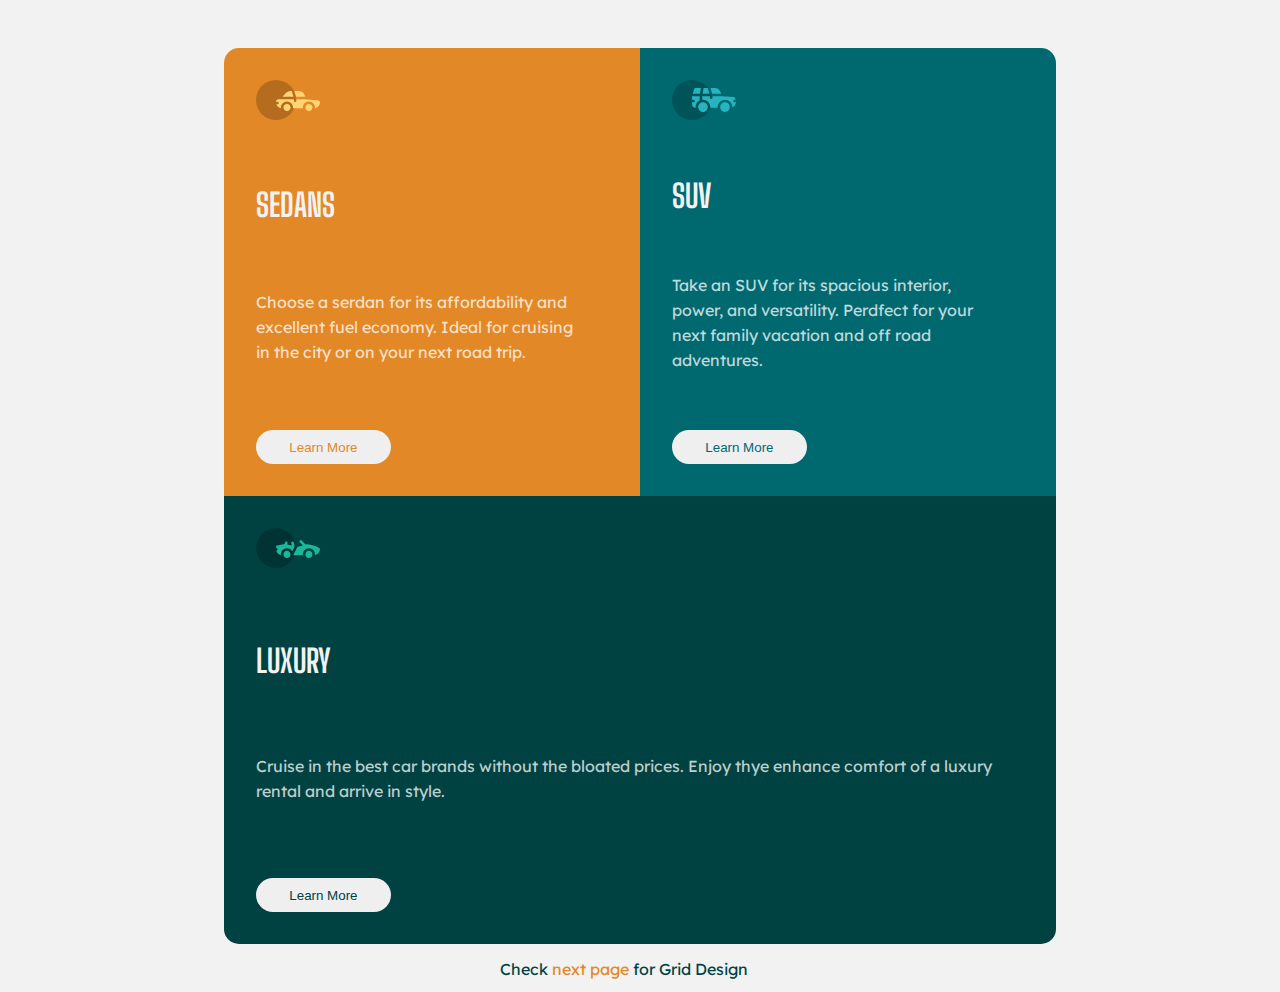
<file: index.html>
<!DOCTYPE html>
<html lang="en">

<head>
  <meta charset="UTF-8">
  <meta http-equiv="X-UA-Compatible" content="IE=edge">
  <meta name="viewport" content="width=device-width, initial-scale=1.0">
  <title>Flex Box Card</title>
  <link rel="stylesheet" href="style.css">
  <link rel="preconnect" href="https://fonts.googleapis.com">

  <link rel="preconnect" href="https://fonts.googleapis.com">
  <link rel="preconnect" href="https://fonts.gstatic.com" crossorigin>
  <link href="https://fonts.googleapis.com/css2?family=Big+Shoulders+Display:wght@400;700&display=swap" rel="stylesheet">
  <link rel="preconnect" href="https://fonts.googleapis.com">
  <link rel="preconnect" href="https://fonts.gstatic.com" crossorigin>
  <link href="https://fonts.googleapis.com/css2?family=Lexend+Deca:wght@300;400&display=swap" rel="stylesheet">

</head>

<body>
  <main>
    <div class="first-card">
      <img src="Copy of icon-sedans.svg" alt="serdan icon">
      <h1>SEDANS</h1>
      <p>
        Choose a serdan for its affordability and excellent fuel economy. Ideal for cruising in the city or on your next
        road trip.
      </p>
      <button>
        Learn More
      </button>

    </div>
    <div class="second-card">
      <img src="Copy of icon-suvs.svg" alt="suv icon">
      <h1>SUV</h1>
      <p>
        Take an SUV for its spacious interior, power, and versatility. Perdfect for your next family vacation and off
        road adventures.
      </p>
      <button>
        Learn More
      </button>

    </div>
    <div class="third-card">
      <img src="Copy of icon-luxury.svg" alt="luxury icon">
      <h1>LUXURY</h1>
      <p>
        Cruise in the best car brands without the bloated prices. Enjoy thye enhance comfort of a luxury rental and
        arrive in style.
      </p>
      <button>
        Learn More
      </button>

    </div>

  </main>

 <footer>
 
  <p>Check <a href="./grid.html">next page</a> for Grid Design</p>
 </footer>

</body>

</html>
</file>
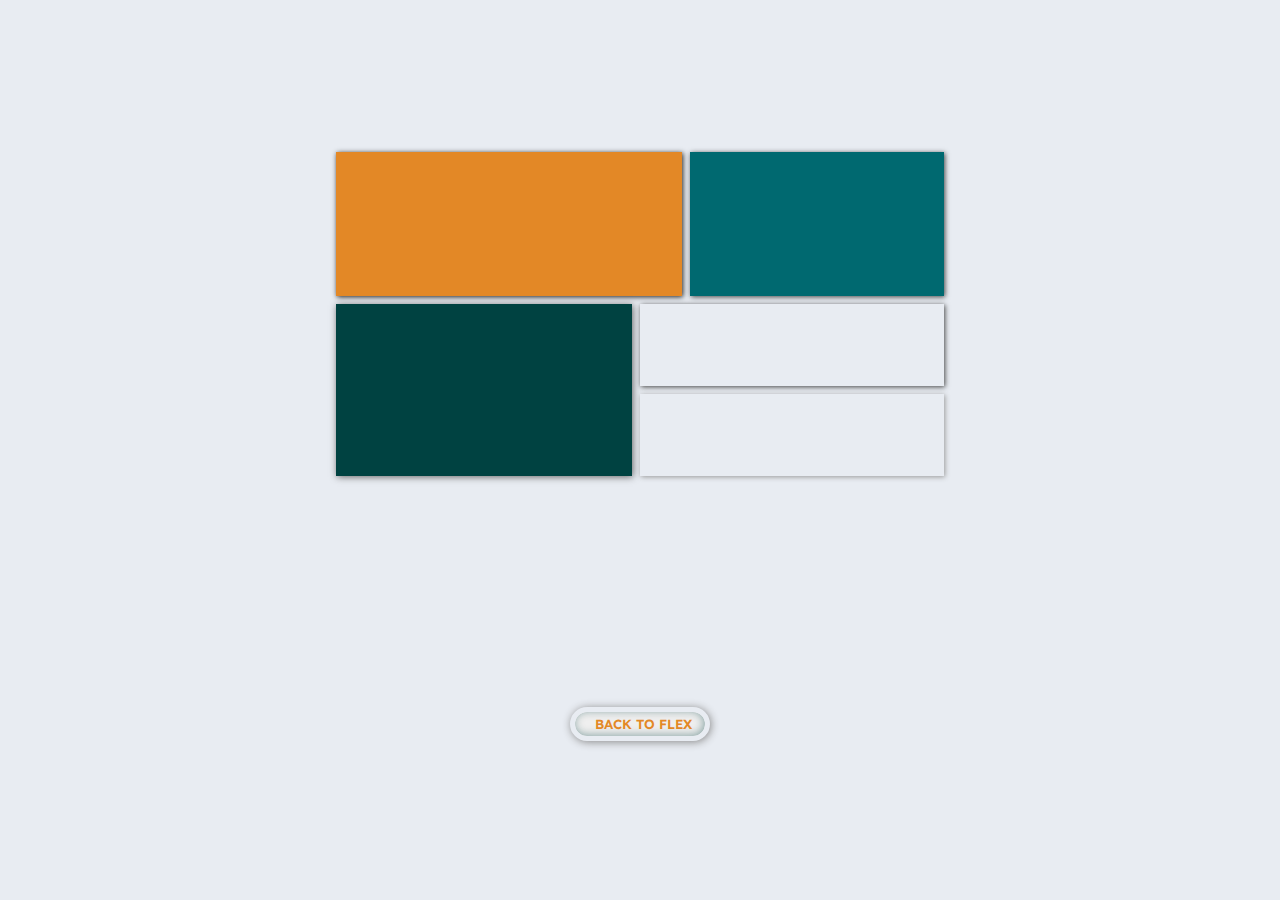
<file: grid.html>
<!DOCTYPE html>
<html lang="en">

<head>
  <meta charset="UTF-8">
  <meta http-equiv="X-UA-Compatible" content="IE=edge">
  <meta name="viewport" content="width=device-width, initial-scale=1.0">
  <title>Grid</title>
  <link rel="stylesheet" href="grid.css">
  <link rel="stylesheet" href="https://cdnjs.cloudflare.com/ajax/libs/font-awesome/6.2.0/css/all.min.css"
    integrity="sha512-xh6O/CkQoPOWDdYTDqeRdPCVd1SpvCA9XXcUnZS2FmJNp1coAFzvtCN9BmamE+4aHK8yyUHUSCcJHgXloTyT2A=="
    crossorigin="anonymous" referrerpolicy="no-referrer" />
  <link rel="preconnect" href="https://fonts.googleapis.com">
  <link rel="preconnect" href="https://fonts.gstatic.com" crossorigin>
  <link href="https://fonts.googleapis.com/css2?family=Lexend+Deca:wght@300;400&display=swap" rel="stylesheet">
</head>

<body>
  <main>
    <div class="a">a</div>
    <div class="b">b</div>
    <div class="c">c</div>
    <div class="d">d</div>
    <div class="e">e</div>
  </main>
  <footer>
    <form action="./index.html">
      <button> <i class="fa-solid fa-circle-chevron-left"></i>BACK TO FLEX</button>
    </form>
  </footer>
  
</body>

</html>
</file>
<file: style.css>
:root {
  --BrightOrange: hsl(31, 77%, 52%);
  --DaryCyan: hsl(184, 100%, 22%);
  --VeryDarkCyan: hsl(179, 100%, 13%);
  --paragraph-TW: hsla(0, 0%, 100%, 0.75);
  --Background-heading-button-VLG: hsl(0, 0%, 95%);
}
* {
  margin: 0;
  padding: 0;
  box-sizing: border-box;
}

/* typography */

h1 {
  color: var(--Background-heading-button-VLG);
  font-family: 'Big Shoulders Display', cursive;
}

p {
  color: var(--paragraph-TW);
  line-height: 25px;
  padding-right: 2em;
  font-family: 'Lexend Deca', sans-serif;
}

footer p {
  color: var(--VeryDarkCyan);
  font-weight: 400;
}

a{
  text-decoration: none;
  color: var(--BrightOrange);
}

/* body */

body {
  background: var(--Background-heading-button-VLG);
  padding: 3em 14em;
  min-width: 667px;
  position: relative;
}

/* main */

main {
  margin: auto;
  display: flex;
  flex-wrap: wrap;
  justify-content: center;
  align-items: center;
}

footer {
  position: absolute;
  bottom: 10px;
  left: 50%;
  transform: translateX(-50%);
}

/* cards */

div {
  flex: 1 1 300px;
  height: 28rem;
  padding: 2rem;
/*   background: yellow; */
  display: flex;
  flex-direction: column;
  justify-content: space-between;
  align-items: baseline;
}

/* first card */

.first-card {
  background: var(--BrightOrange);
  border-radius: 15px 0 0 0;
}

/* second card */

.second-card {
  background: var(--DaryCyan);
  border-radius: 0 15px 0 0;
}

/* .third card */

.third-card {
  background: var(--VeryDarkCyan);
  border-radius: 0 0 15px 15px;
}

/* button */

button {
  padding: 0.7em 2.5em;
  border-radius: 30px;
  border: none;
}

/* first card button */

.first-card button {
  color: var(--BrightOrange);
  transition: 0.3s;
}

.first-card button:hover {
  background: hsl(31, 100%, 66%);
  color: var(--Background-heading-button-VLG);
}
/* second card button */

.second-card button {
  color: var(--DaryCyan);
  transition: 0.3s;
}

.second-card button:hover {
  background: hsl(184, 100%, 31%);
  color: var(--Background-heading-button-VLG);
}
/* first card button */

.first-card button {
  color: var(--BrightOrange);
  transition: 0.3s;
}

.first-card button:hover {
  background: hsl(31, 100%, 66%);
  color: var(--Background-heading-button-VLG);
}
/* third card button */

.third-card button {
  color: var(--VeryDarkCyan);
  transition: 0.3s;
}

.third-card button:hover {
  background: hsl(179, 100%, 25%);
  color: var(--Background-heading-button-VLG);
}

/* desktop */

@media (min-width: 1348px) {
  body {
    height: 100vh;
    display: flex;
    justify-content: center;
    align-items: center;
  }

  .first-card {
    border-radius: 15px 0 0 15px;
  }

  .second-card {
    border-radius: 0 0 0 0;
  }

  .third-card {
    border-radius: 0 15px 15px 0;
  }
}

/* mobile */

@media (max-width: 1047px) {
  .first-card {
    border-radius: 15px 15px 0 0;
  }
  .second-card {
    border-radius: 0 0 0 0;
  }
  .third-card {
    border-radius: 0 0 15px 15px;
  }
}
</file>
<file: grid.css>
:root{
  --background: #e8ecf2;
  --width: clamp(30rem, 50%, 40rem);
  --orange: hsl(31, 77%, 52%);
  --lightGreen:  hsl(184, 100%, 22%);
  --darkGreen: hsl(179, 100%, 13%);
  --box-shadow: box-shadow: 1px 1px 5px #999;
}
* {
  margin: 0;
  padding: 0;
  box-sizing: border-box;
}

body{
  display: grid;
  place-items: center;
  background: var(--background);
  transition: .6s;
  min-height: 100vh;
}

main{
  display: grid;
  gap: .5em;
  padding: 1em;
  width: var(--width);
  
}
div{
  padding: 2em 5em;
  transition: 1.10s;
  }
.a{
  background: var(--background);
  color: var(--background);
  box-shadow: 1px 1px 5px #222;
}
.b{
  background: var(--background);
  color: var(--background);
  box-shadow: 1px 1px 5px #444;
}
.c{
  background: var(--background);
  color: var(--background);
  box-shadow: 1px 1px 7px #666;
}
.d{
  background: var(--background);
  color: var(--background);
  box-shadow: 1px 1px 9px #888;
}
.e{
  background: var(--background);
  color: var(--background);
  box-shadow: 1px 2px 12px #999;
}


button {
  padding: 0.8em 1.5em;
  border-radius: 20px;
  font-weight: 600;
  box-shadow: inset -1px -1px 9px hsla(179, 100%, 13%, 0.426), 1px 1px 9px #888;
  color: hsl(31, 77%, 52%);
  border: 5px solid #e8ecf2;
  transition: .60s;
  cursor: pointer;
  font-family: 'Lexend Deca', sans-serif;
}
button:hover {
  box-shadow: inset -1px -1px 3px hsla(179, 100%, 13%, 0.426), 1px 1px 2px #888;
  color: hsl(179, 100%, 13%);
  border: 5px solid #e8ecf2;
}

i{
  color: grey;
  padding-right: .5em;
}

footer {

}

/* desktop */

@media (min-width: 580px){
  body{
    background: var(--background);
  }
  main{
    width: clamp(40rem, 50%, 65rem);
    grid-template-areas: 
    'a a a a b b'
    'c c c d d d'
    'c c c e e e'
    ;
  } 
 
  .a{
  background: var(--orange);
  color: var(--orange);
  grid-area: a;
  height: 9rem;
}
.b{
  background: var(--lightGreen);
  color: var(--lightGreen);
  grid-area: b;
}
.c{
  background: var(--darkGreen);
  color: var(--darkGreen);
  grid-area: c;
}
.d{
  background: var(--background);
  color: var(--background);
  box-shadow: 1px 1px 5px #444;
  grid-area: d;
}
.e{
  background: var(--background);
  color: var(--background);
  box-shadow: 1px 1px 5px #999;
  grid-area: e;
}
  footer{
    margin-top: -80px;
  }
  button{
    padding: .3em 1em;
  }
}
</file>
